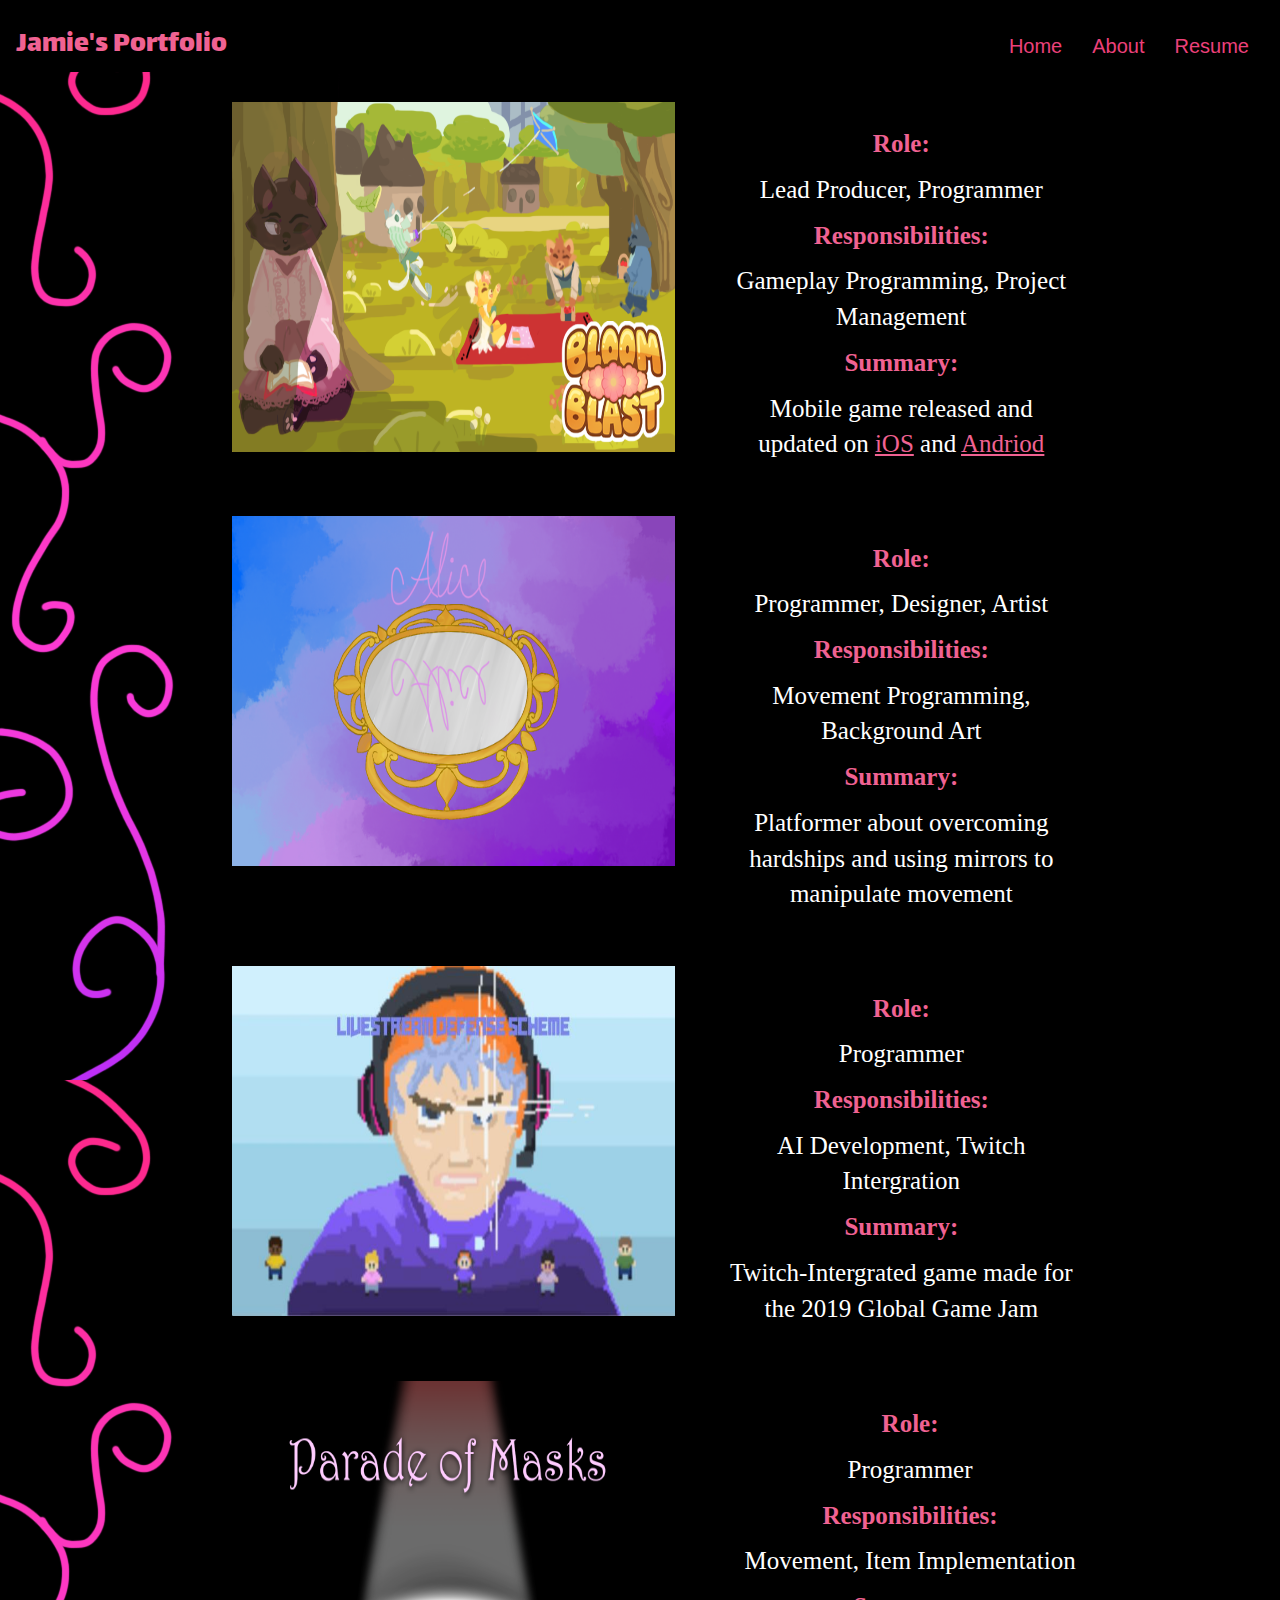
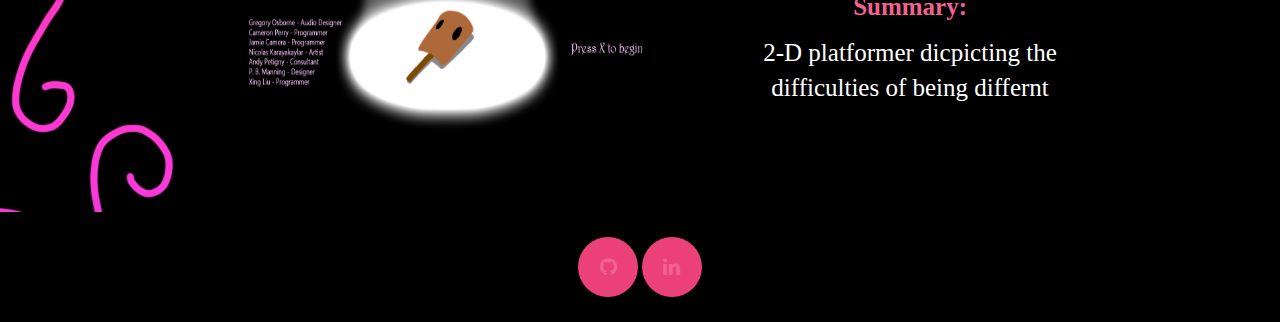
<file: index.html>
<!DOCTYPE html>
<html>
<head>
	<title>Jamie Camera's Portfolio</title>
	<meta charset="utf-8">
	<link rel="stylesheet" href = "stylesheet.css">
	<script src="https://ajax.googleapis.com/ajax/libs/jquery/3.3.1/jquery.min.js"></script>
	<link rel="stylesheet" href="https://maxcdn.bootstrapcdn.com/bootstrap/3.3.7/css/bootstrap.min.css">
	<script src="https://maxcdn.bootstrapcdn.com/bootstrap/3.3.7/js/bootstrap.min.js"></script>
	<link rel="stylesheet" href="https://cdnjs.cloudflare.com/ajax/libs/font-awesome/4.7.0/css/font-awesome.min.css">
	<link href='https://fonts.googleapis.com/css?family=Lalezar' rel='stylesheet'>
</head>
<body>
	<!-- Navbar -->
	<nav class="navbar">
		<div class="container-fluid">
			<div class="navbar-header">
				<button type="button" class="navbar-toggle" data-toggle="collapse" data-target="#myNavbar">
					<span class="icon-bar"></span>
					<span class="icon-bar"></span>
					<span class="icon-bar"></span>                        
				</button>
				<a class="navbar-brand fatface" href="#">Jamie's Portfolio</a>
			</div>
			<div class="collapse navbar-collapse" id="myNavbar">
				<ul class="nav navbar-nav navbar-right">
					<li class="active"><a href="index.html">Home</a></li>
					<li><a href="about.html">About</a></li>
					<li><a href="resume.html">Resume</a></li>
				</ul>
			</div>
		</div>
	</nav>   
	<!-- Game Grid-->
	<!-- For a header 
	<div class = "row">
      <div class="container-fluid bg-3"></div>
      <div class="col-sm-12"></div>
      <img src="Images/Headermaybe.png" class="center headerImage" alt="Image">
	 </div>
	-->
	<div class="container-fluid bg-3 text-center" style="width:70%">    
		<div class="row">
			<div class="col-lg-7">
				<div class = "contained">
					<a href = "Pages/BloomBlast.html">
						<img src = "Images/BloomBlastBanner.png" class="center image"  alt="Image">
						<div class="overlay">
							<div class="text">Role: Lead Producer, Programmer</div>
						</div>
					</a>
				</div>
			</div>
			<div class = "col-lg-5">
				<div class = "sidetext textmargin">
					<p><span class= "pinkColorBold">Role:</span></p> <p>Lead Producer, Programmer</p>
					<p><span class= "pinkColorBold">Responsibilities: </span></p>
					<p>Gameplay Programming, Project Management</p>
					<p><span class= "pinkColorBold">Summary:</span></p>  <p> Mobile game released and updated on <a href = "http://bit.ly/BloomBlast"><u>iOS</u></a> and  <a href = "http://bit.ly/BloomBlastAndroid"> <u>Andriod </u></a></p>
				</div>
			</div>
			<div class="col-lg-7">
				<div class = "contained">
					<a href = "Pages/Elica.html">
						<img src="Images/AliceStart.png" class="center image"  alt="Image" class = "Front Pictures">
						<div class="overlay">
							<div class="text">Title: Programmer, Designer, Artist</div>
						</div>	      
					</div>
				</a>
			</div>
			<div class = "col-lg-5">
				<div class = "sidetext textmargin">
					<p>
						<span class= "pinkColorBold"> Role:</span>
						<p> Programmer, Designer, Artist</p>
						<p><span class= "pinkColorBold">Responsibilities: </span></p>
						<p> Movement Programming, Background Art </p>
						<p><span class= "pinkColorBold">Summary:</span> </p>
						<p> Platformer about overcoming hardships and using mirrors to manipulate movement</p>
					</p>
				</div>
			</div>
			<div class="col-lg-7">
				<div class = "contained">
					<a href = "Pages/LSDS.html">
						<img src = "Images/LSDS.PNG" class="center image"  alt="Image">
						<div class="overlay">
							<div class="text">Role: Programmer</div>
						</div>
					</div>
				</a>
			</div>
			<div class = "col-lg-5">
				<div class = "sidetext textmargin">
					<p><span class= "pinkColorBold">Role:</span></p> <p>Programmer</p>
					<p><span class= "pinkColorBold">Responsibilities: </span></p>
					<p> AI Development, Twitch Intergration</p>
					<p><span class= "pinkColorBold">Summary:</span></p>  <p>Twitch-Intergrated game made for the 2019 Global Game Jam</p>
				</div>
			</div>
			<div class="row">
				<div class="col-lg-7">
					<div class = "contained">
						<a href = "Pages/PoM.html">
							<img src="Images/PoMTitle.png" class="center image"  alt="Image" class = "Front Pictures">
							<div class="overlay">
								<div class="text">Role: Programmer</div>
							</div>
						</a>
					</div>
				</div>
				<div class = "col-lg-5">
					<div class = "sidetext textmargin">
						<p> <span class= "pinkColorBold">Role:</span> </p> 
						<p> Programmer</p>
						<p><span class= "pinkColorBold">Responsibilities: </span></p>
						<p> Movement, Item Implementation</p>
						<p><span class= "pinkColorBold">Summary:</span> </p>
						<p> 2-D platformer dicpicting the difficulties of being differnt</p>
					</div>
				</div>
			</div>
		</div>
	</div>
</div><br>
<div class="container-fluid bg-3 text-center">    
	<div class="row">
	</div>
</div><br><br>
<!-- Footer -->
<footer class="container-fluid text-center">
	<a href="https://github.com/jcameraa" class="fa fa-github"></a>
	<a href="https://www.linkedin.com/in/jamie-camera" class="fa fa-linkedin"></a>
</footer>
</body>
</html>
</file>
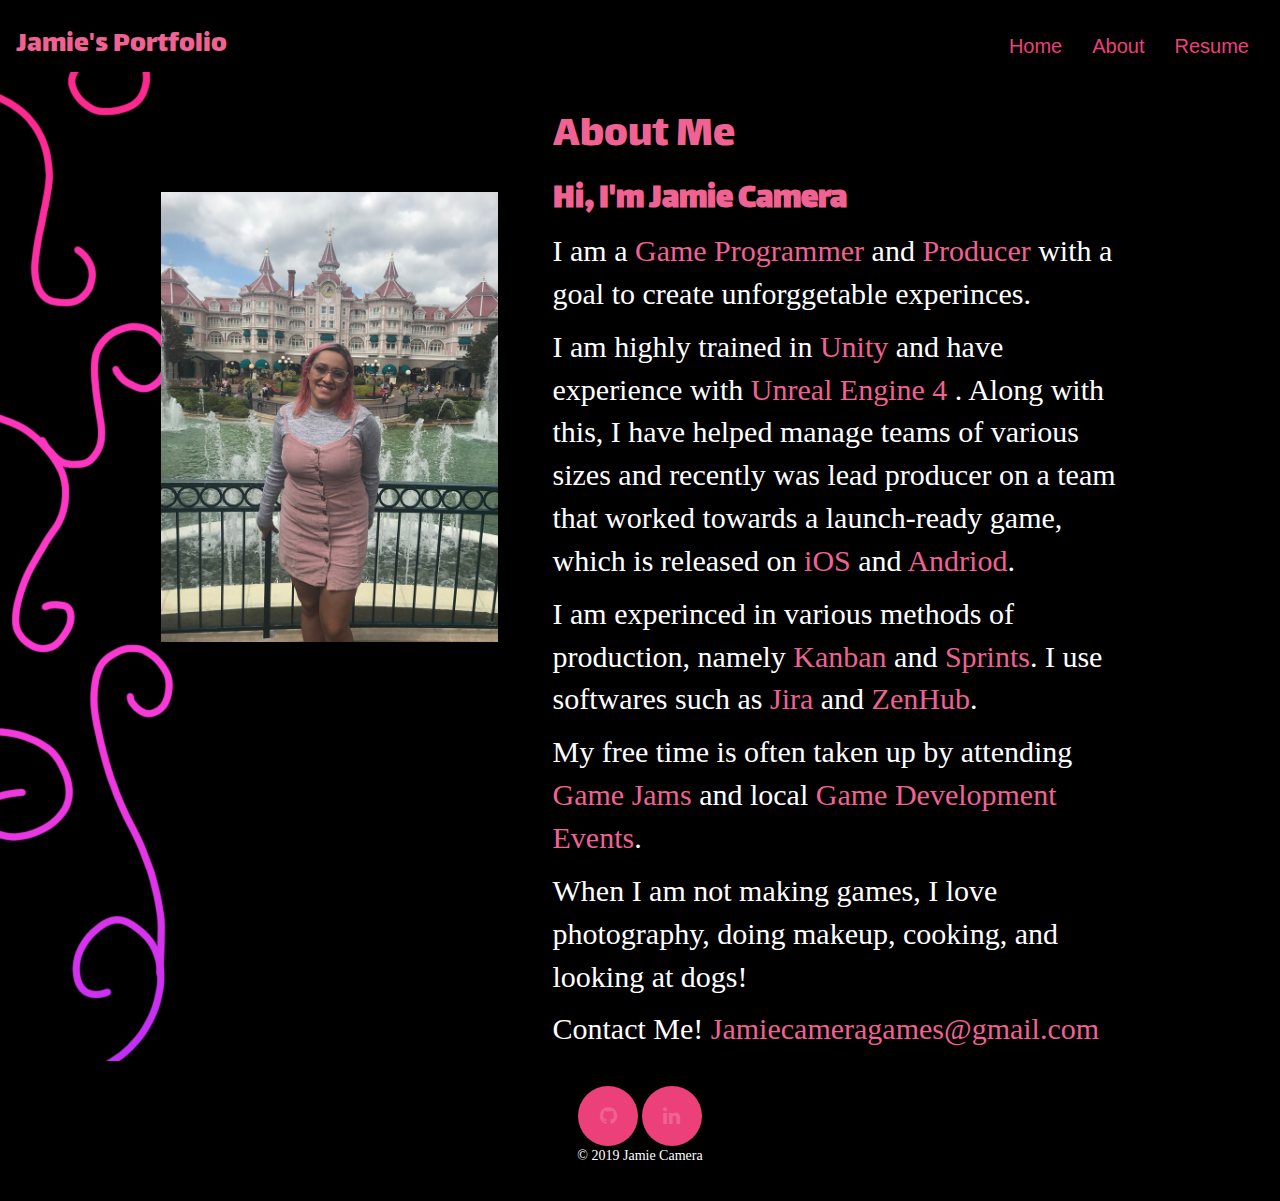
<file: about.html>
<!DOCTYPE html>
<html>
	<head>
		<title>About</title>
		<meta charset="utf-8">
		<link rel="stylesheet" href = "stylesheet.css">
		<script src="https://ajax.googleapis.com/ajax/libs/jquery/3.3.1/jquery.min.js"></script>
		<link rel="stylesheet" href="https://maxcdn.bootstrapcdn.com/bootstrap/3.3.7/css/bootstrap.min.css">
		<script src="https://maxcdn.bootstrapcdn.com/bootstrap/3.3.7/js/bootstrap.min.js"></script>
		<link rel="stylesheet" href="https://cdnjs.cloudflare.com/ajax/libs/font-awesome/4.7.0/css/font-awesome.min.css">
		<link href='https://fonts.googleapis.com/css?family=Abril Fatface' rel='stylesheet'>
			<link href='https://fonts.googleapis.com/css?family=Lalezar' rel='stylesheet'>
			<link href='https://fonts.googleapis.com/css?family=Raleway' rel='stylesheet'>
	</head>
	<body>
		<nav class="navbar">
		  <div class="container-fluid">
		    <div class="navbar-header">
		      <button type="button" class="navbar-toggle" data-toggle="collapse" data-target="#myNavbar">
		        <span class="icon-bar"></span>
		        <span class="icon-bar"></span>
		        <span class="icon-bar"></span>                        
		      </button>
		      <a class="navbar-brand fatface" href="index.html">Jamie's Portfolio</a>
		    </div>
		    <div class="collapse navbar-collapse" id="myNavbar">
		      <ul class="nav navbar-nav navbar-right">
		        <li class="active"><a href="index.html">Home</a></li>
		        <li><a href="about.html">About</a></li>
		        <li><a href="resume.html">Resume</a></li>
		      </ul>
		    </div>
		  </div>
		</nav>
		<div class = "container-fluid">
			<div class = "Padding">
				<div class = "row">
					<div class = "col-sm-5">
						<img src = "Images/Jamie-At-Disney.jpg" style = "width: 70%" class= "center">
					</div>
					<div class = "col-sm-6">
						<h1 style = "font-size: 45px" class = "fatface"> About Me</h1>
						<h3 style = "font-size: 35px; font-family: "Raleway"; class="fatface"> <b>Hi, I'm Jamie Camera</b></h3>
						<div class = "bodyText">
						<p>
							I am a <span class= "pinkColor"> Game Programmer </span>and <span class= "pinkColor"> Producer</span> with a goal to create unforggetable experinces. 

						</p>
						<p>
							I am highly trained in <span class= "pinkColor"> Unity </span> and have experience with <span class= "pinkColor"> Unreal Engine 4 </span>. Along with this, I have helped manage teams of various sizes and recently was lead producer on a team that worked towards a launch-ready game, which is released on <span class= "pinkColor"> iOS </span> and <span class = "pinkColor">Andriod</span>. 

						</p>
						<p>
							I am experinced in various methods of production, namely <span class= "pinkColor"> Kanban </span> and <span class= "pinkColor"> Sprints</span>. I use softwares such as <span class= "pinkColor">Jira</span> and <span class= "pinkColor">ZenHub</span>.

						</p>
						<p>
							My free time is often taken up by attending <span class= "pinkColor">Game Jams </span> and local <span class= "pinkColor">Game Development Events</span>.
							<p> When I am not making games, I love photography, doing makeup, cooking, and looking at dogs!
								<p>Contact Me! <a href = "mailto:jamiecameragames@gmail.com">Jamiecameragames@gmail.com</a>
									</p>
								</p>
						</p>
					</div>
					</div>
				</div> 
           </div>
		</div>
		<footer class="container-fluid text-center">

		  <a href="https://github.com/jcameraa" class="fa fa-github"></a>
		  <a href="https://www.linkedin.com/in/jamie-camera" class="fa fa-linkedin"></a>

		  <p class ="copywrite">© 2019 Jamie Camera</p>
		</footer>
	</body>
</html>
</file>
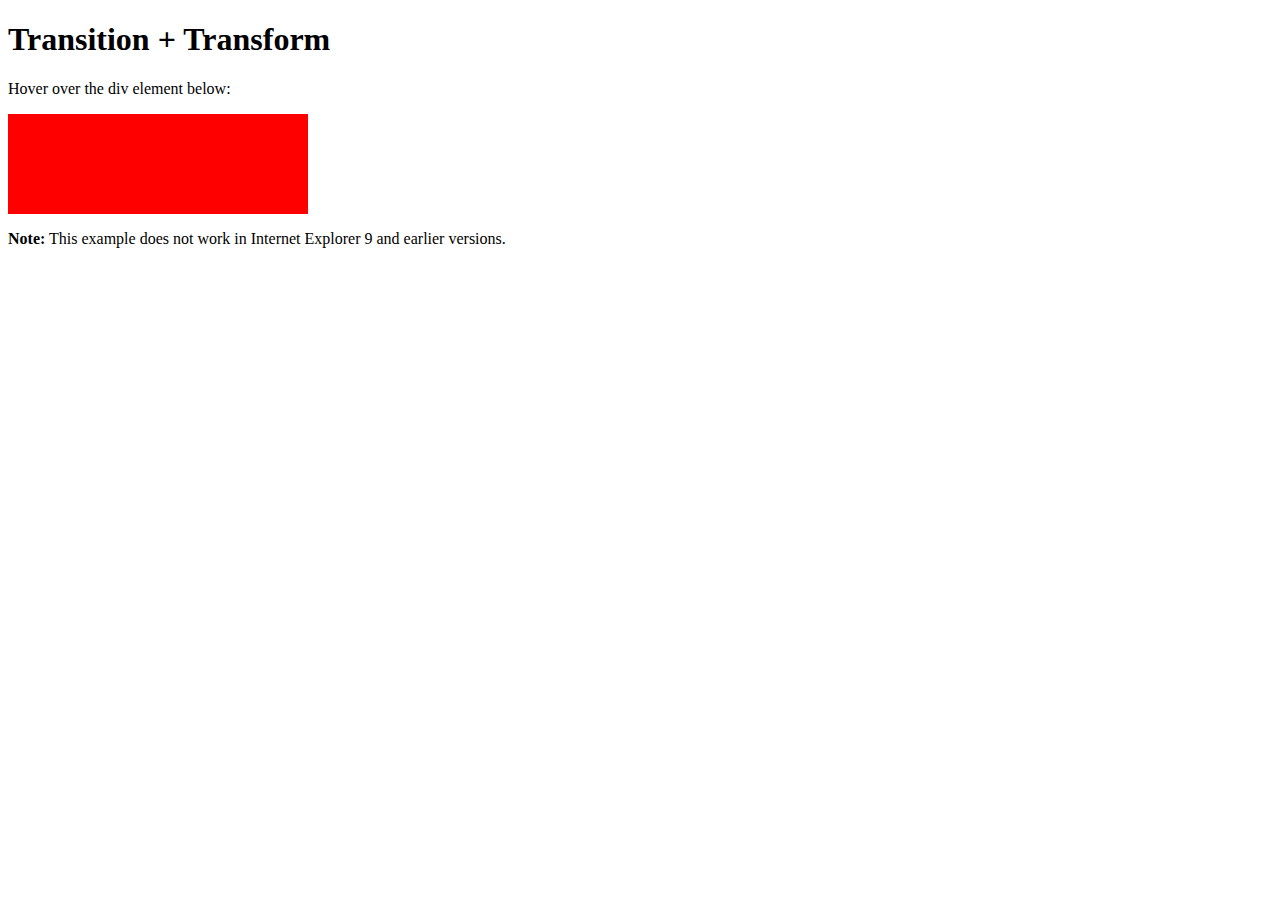
<file: Code form w3.html>
<!DOCTYPE html>
<html>
<head>
<style> 
div {
  width: 300px;
  height: 100px;
  background: red;
   -webkit-transition: width 1s; /* For Safari 3.1 to 6.0 */
  transition: height 10s,;
}

div:hover {
  width: 100px;
  height: 100px;
  opacity: 0.75;
 /* -webkit-transform: rotate(180deg); /* Safari 
  //  transform: rotate(90deg);
  */
}
</style>
</head>
<body>

<h1>Transition + Transform</h1>

<p>Hover over the div element below:</p>

<div></div>

<p><b>Note:</b> This example does not work in Internet Explorer 9 and earlier versions.</p>

</body>
</html>
</file>
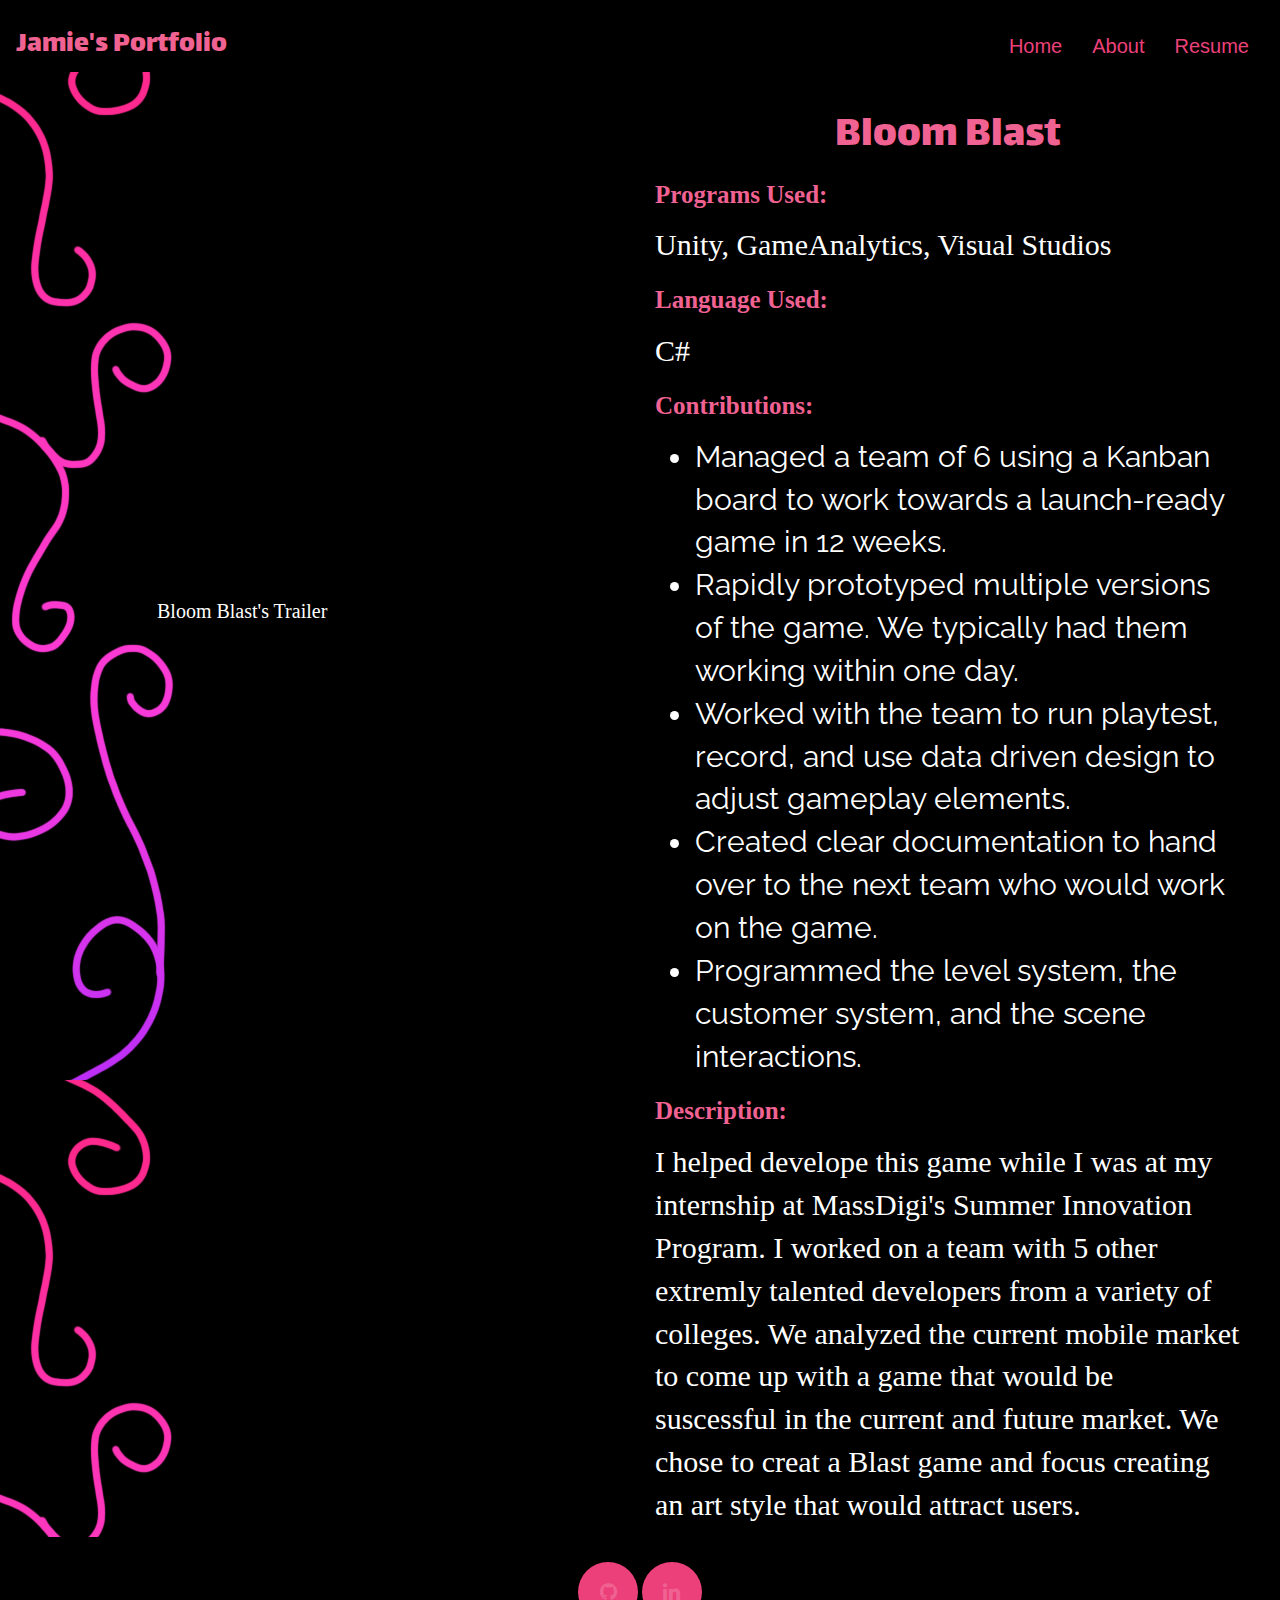
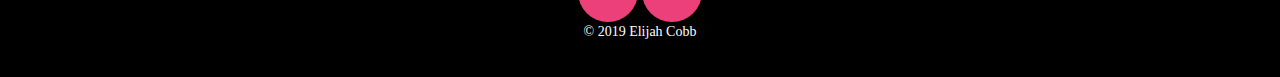
<file: Pages/BloomBlast.html>
<!DOCTYPE html>
<html>
<head>
	<title>Bloom Blast</title>
	<meta charset="utf-8">
	<link rel="stylesheet" href = "../stylesheet.css">
	<script src="https://ajax.googleapis.com/ajax/libs/jquery/3.3.1/jquery.min.js"></script>
	<link rel="stylesheet" href="https://maxcdn.bootstrapcdn.com/bootstrap/3.3.7/css/bootstrap.min.css">
	<script src="https://maxcdn.bootstrapcdn.com/bootstrap/3.3.7/js/bootstrap.min.js"></script>
	<link rel="stylesheet" href="https://cdnjs.cloudflare.com/ajax/libs/font-awesome/4.7.0/css/font-awesome.min.css">
	<link href='https://fonts.googleapis.com/css?family=Abril Fatface' rel='stylesheet'>
	<link href='https://fonts.googleapis.com/css?family=Lalezar' rel='stylesheet'>
	<link href='https://fonts.googleapis.com/css?family=Raleway' rel='stylesheet'>
</head>
<body>
	<nav class="navbar">
		<div class="container-fluid">
			<div class="navbar-header">
				<button type="button" class="navbar-toggle" data-toggle="collapse" data-target="#myNavbar">
					<span class="icon-bar"></span>
					<span class="icon-bar"></span>
					<span class="icon-bar"></span>                        
				</button>
				<a class="navbar-brand fatface" href="../index.html">Jamie's Portfolio</a>
			</div>
			<div class="collapse navbar-collapse" id="myNavbar">
				<ul class="nav navbar-nav navbar-right">
					<li class="active"><a href="../index.html">Home</a></li>
					<li><a href="../about.html">About</a></li>
					<li><a href="../resume.html">Resume</a></li>
				</ul>
			</div>
		</div>
	</nav>
	<div class = "container-fluid">
		<div class = "Padding">
			<div class = "row">
				<div class = "col-sm-6">
					<div class = "sideCenter">
					<iframe width= 100% height="400" src="https://www.youtube.com/embed/9uDTBz-RrBo" frameborder="0" allow="accelerometer; autoplay; encrypted-media; gyroscope; picture-in-picture" allowfullscreen></iframe>
					<div class = "captionText">
						<p>
							Bloom Blast's Trailer
						</p>
					</div>
				</div>
			</div>
				<div class = "col-sm-6">
					<h1 style = "font-size: 45px" class = "fatface red text-center"> Bloom Blast</h1>
					<div class = "bodyText">
						<p>
							<span class="pinkColorBold"> Programs Used:</span>
						</p>
						<p>
							Unity, GameAnalytics, Visual Studios
						</p>
						<p>
							<span class="pinkColorBold"> Language Used:</span>
						</p>
						<p> C#</p>
						<p>
							<span class="pinkColorBold"> Contributions:</span>
						</p>
						<ul>
							<li>Managed a team of 6 using a Kanban board to work towards a launch-ready game in 12 weeks.</li>
							<li>Rapidly prototyped multiple versions of the game. We typically had them working within one day.</li>
							<li>Worked with the team to run playtest, record, and use data driven design to adjust gameplay elements.</li>
							<li>Created clear documentation to hand over to the next team who would work on the game.</li>
							<li>Programmed the level system, the customer system, and the scene interactions.</li>
						</ul>  
						<p>
							<span class="pinkColorBold"> Description:</span>
						</p>
						<p>
							I helped develope this game while I was at my internship at MassDigi's Summer Innovation Program. I worked on a team with 5 other extremly talented developers from a variety of colleges. We analyzed the current mobile market to come up with a game that would be suscessful in the current and future market. We chose to creat a Blast game and focus creating an art style that would attract users. 
						</p>
					</div>
				</div>
			</div> 
		</div>
	</div>
	<footer class="container-fluid text-center">

		<a href="https://github.com/jcameraa" class="fa fa-github"></a>
		<a href="https://www.linkedin.com/in/jamie-camera" class="fa fa-linkedin"></a>

		<p class ="copywrite">© 2019 Elijah Cobb</p>
	</footer>
</body>
</html>
</file>
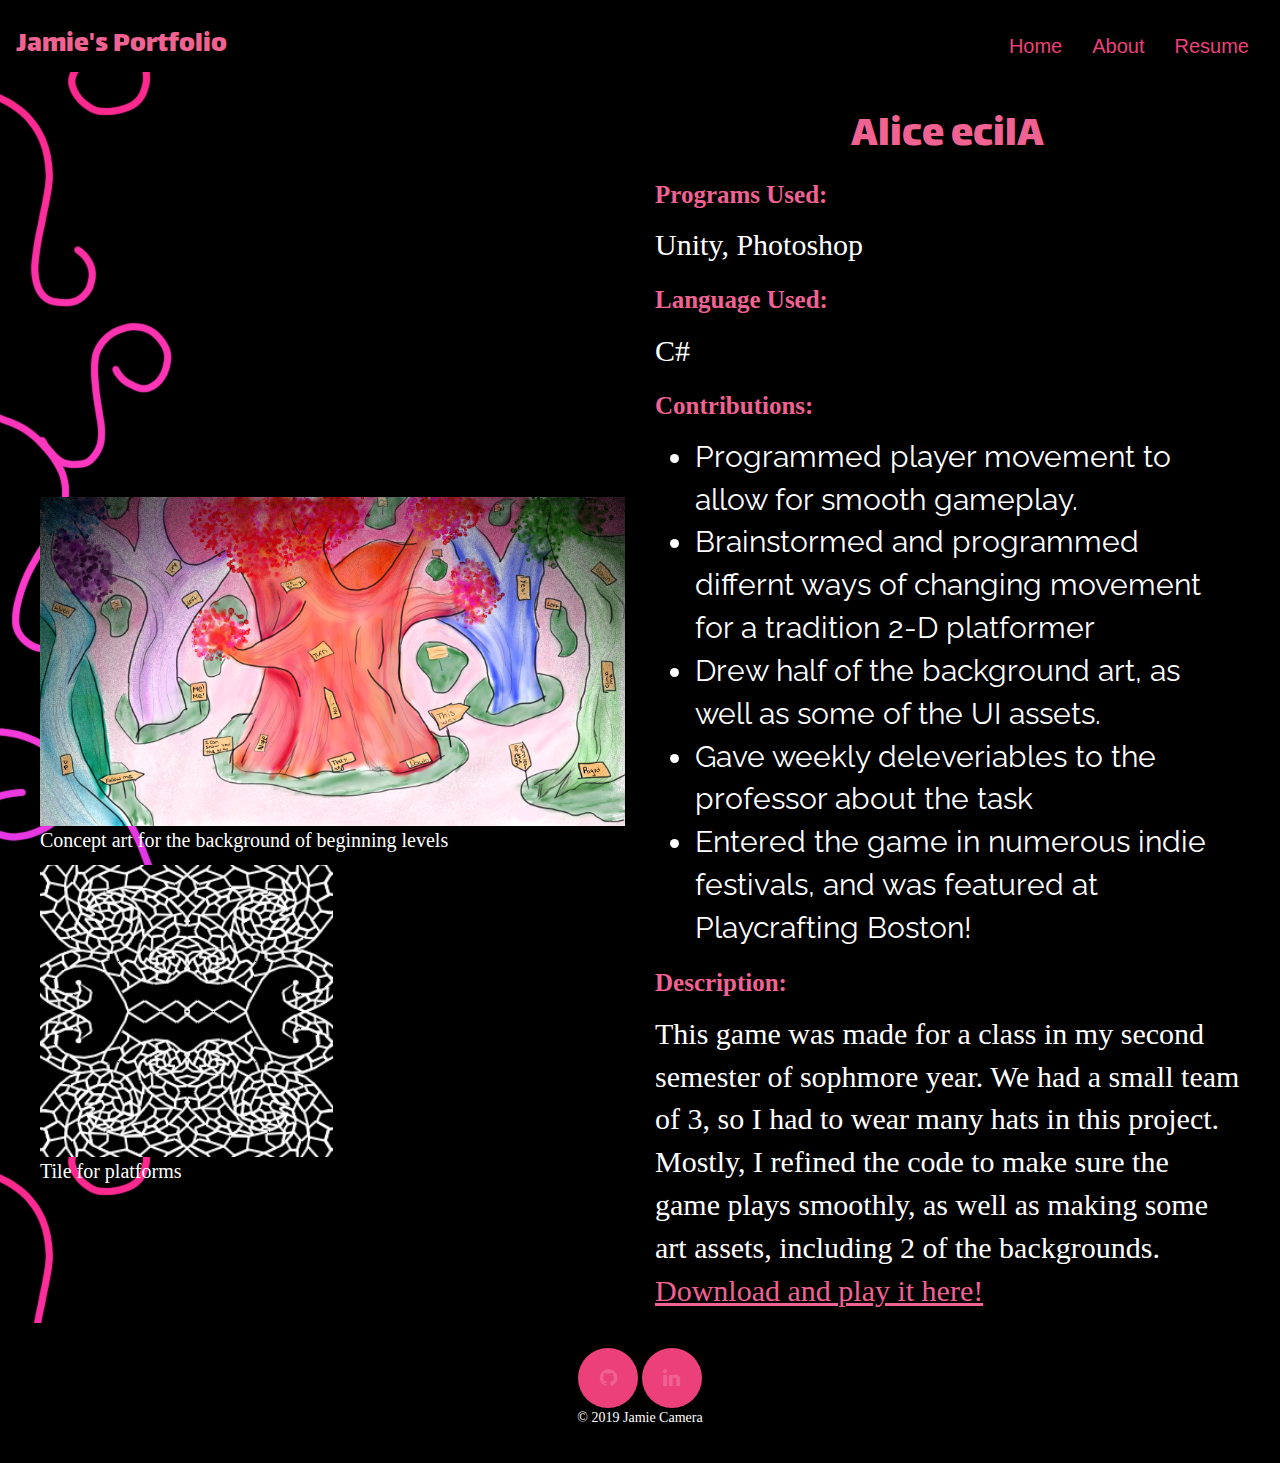
<file: Pages/Elica.html>
<!DOCTYPE html>
<html>
<head>
	<title>Alice elicA</title>
	<meta charset="utf-8">
	<link rel="stylesheet" href = "../stylesheet.css">
	<script src="https://ajax.googleapis.com/ajax/libs/jquery/3.3.1/jquery.min.js"></script>
	<link rel="stylesheet" href="https://maxcdn.bootstrapcdn.com/bootstrap/3.3.7/css/bootstrap.min.css">
	<script src="https://maxcdn.bootstrapcdn.com/bootstrap/3.3.7/js/bootstrap.min.js"></script>
	<link rel="stylesheet" href="https://cdnjs.cloudflare.com/ajax/libs/font-awesome/4.7.0/css/font-awesome.min.css">
	<link href='https://fonts.googleapis.com/css?family=Abril Fatface' rel='stylesheet'>
	<link href='https://fonts.googleapis.com/css?family=Lalezar' rel='stylesheet'>
	<link href='https://fonts.googleapis.com/css?family=Raleway' rel='stylesheet'>
</head>
<body>
	<nav class="navbar">
		<div class="container-fluid">
			<div class="navbar-header">
				<button type="button" class="navbar-toggle" data-toggle="collapse" data-target="#myNavbar">
					<span class="icon-bar"></span>
					<span class="icon-bar"></span>
					<span class="icon-bar"></span>                        
				</button>
				<a class="navbar-brand fatface" href="../index.html">Jamie's Portfolio</a>
			</div>
			<div class="collapse navbar-collapse" id="myNavbar">
				<ul class="nav navbar-nav navbar-right">
					<li class="active"><a href="../index.html">Home</a></li>
					<li><a href="../about.html">About</a></li>
					<li><a href="../resume.html">Resume</a></li>
				</ul>
			</div>
		</div>
	</nav>
	<div class = "container-fluid">
		<div class = "Padding">
			<div class = "row">
				<div class = "col-sm-6">
					<iframe width="600" height="400" src="https://www.youtube.com/embed/1UCW5J2kB00" frameborder="0" allow="accelerometer; autoplay; encrypted-media; gyroscope; picture-in-picture" allowfullscreen></iframe>
						<img src = "../Images/background.png" style = "width: 100%">
						<div class = "captionText">
							<p>
								Concept art for the background of beginning levels
							</p>
						</div>
						<img src = "../Images/tile.png" style = "width: 50%">
						<div class = "captionText">
							<p>
								Tile for platforms 
							</p>
						</div>
					</div>
					<div class = "col-sm-6">
						<h1 style = "font-size: 45px" class = "fatface red text-center"> Alice ecilA</h1>
						<div class = "bodyText">
							<p>
								<span class="pinkColorBold"> Programs Used:</span>
							</p>
							<p>
								Unity, Photoshop
							</p>
							<p>
								<span class="pinkColorBold"> Language Used:</span>
							</p>
							<p> C#</p>
							<p>
								<span class="pinkColorBold"> Contributions:</span>
							</p>
							<ul>
								<li>Programmed player movement to allow for smooth gameplay. </li>
								<li>Brainstormed and programmed differnt ways of changing movement for a tradition 2-D platformer</li>
								<li>Drew half of the background art, as well as some of the UI assets. </li>
								<li>Gave weekly deleveriables to the professor about the task</li>
								<li>Entered the game in numerous indie festivals, and was featured at Playcrafting Boston!</li>
							</ul>  
							<p>
								<span class="pinkColorBold"> Description:</span>
							</p>
							<p>
								This game was made for a class in my second semester of sophmore year. We had a small team of 3, so I had to wear many hats in this project. Mostly, I refined the code to make sure the game plays smoothly, as well as making some art assets, including 2 of the backgrounds.   <a href = "https://cmrnprry.itch.io/alice-eclia"><u>Download and play it here! </u></a>
							</p>
						</div>
					</div>
				</div> 
			</div>
		</div>
		<footer class="container-fluid text-center">

			<a href="https://github.com/jcameraa" class="fa fa-github"></a>
			<a href="https://www.linkedin.com/in/jamie-camera" class="fa fa-linkedin"></a>

			<p class ="copywrite">© 2019 Jamie Camera</p>
		</footer>
	</body>
	</html>
</file>
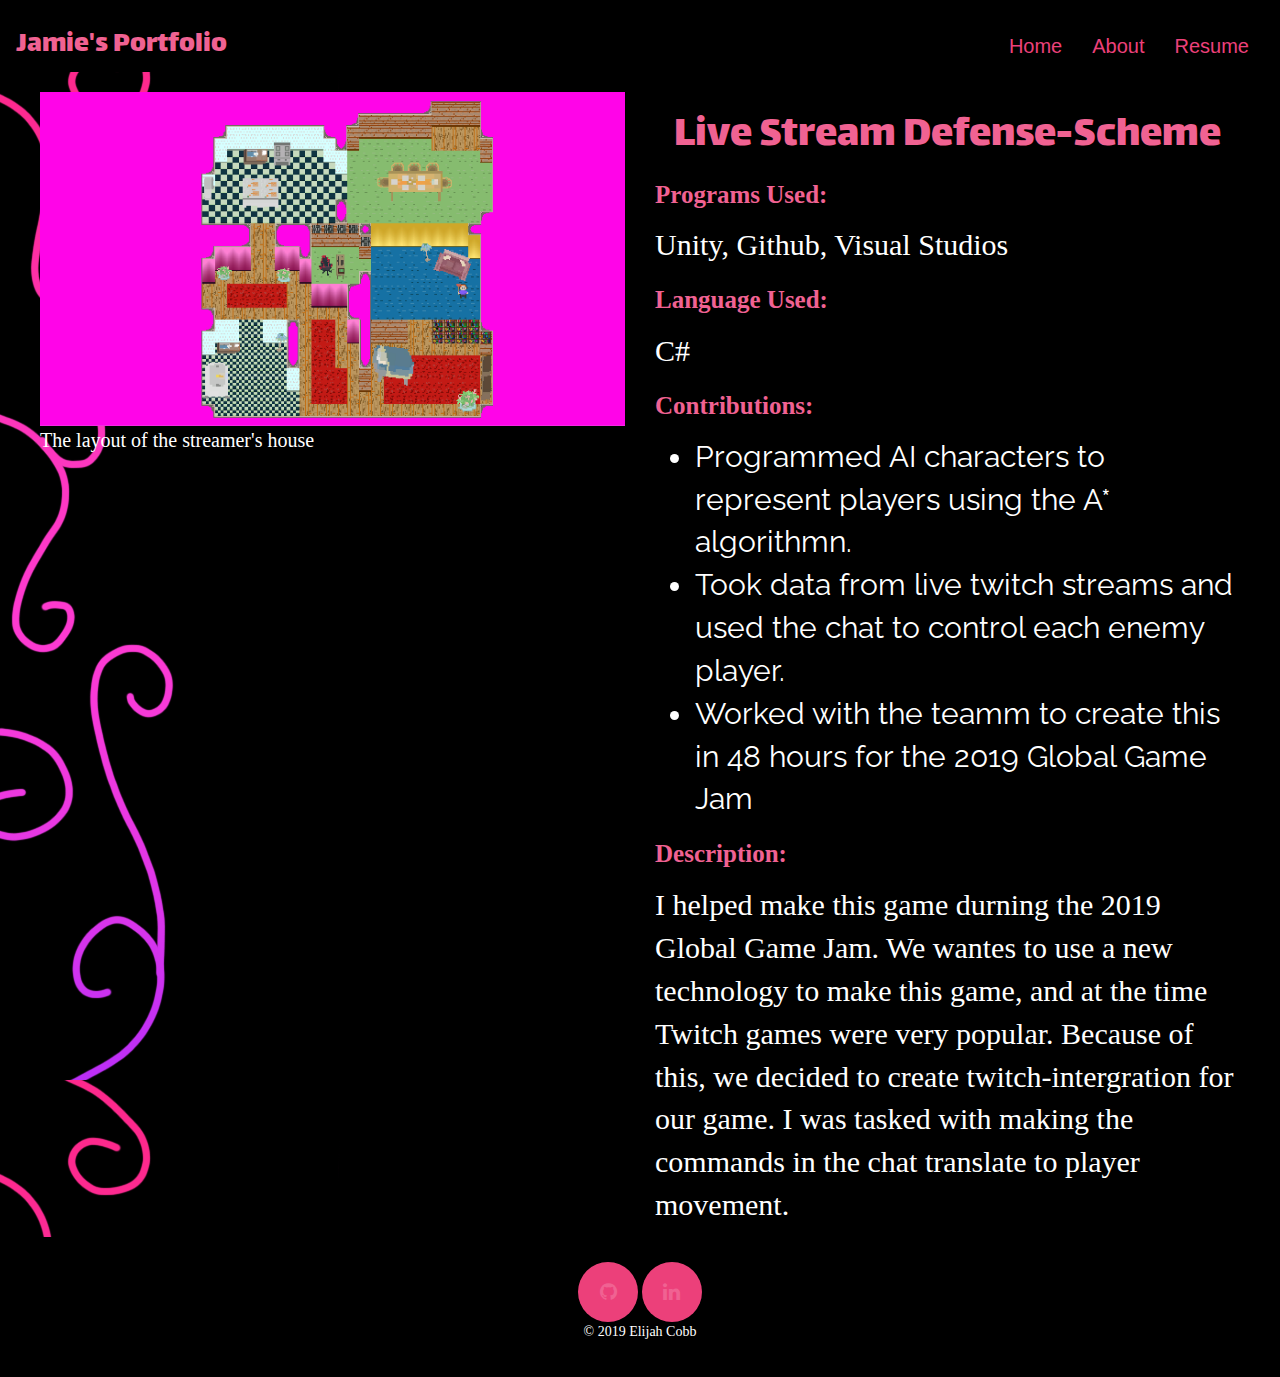
<file: Pages/LSDS.html>
<!DOCTYPE html>
<html>
	<head>
		<title>LiveStream Defense Scheme</title>
		<meta charset="utf-8">
		<link rel="stylesheet" href = "../stylesheet.css">
		<script src="https://ajax.googleapis.com/ajax/libs/jquery/3.3.1/jquery.min.js"></script>
		<link rel="stylesheet" href="https://maxcdn.bootstrapcdn.com/bootstrap/3.3.7/css/bootstrap.min.css">
		<script src="https://maxcdn.bootstrapcdn.com/bootstrap/3.3.7/js/bootstrap.min.js"></script>
		<link rel="stylesheet" href="https://cdnjs.cloudflare.com/ajax/libs/font-awesome/4.7.0/css/font-awesome.min.css">
		<link href='https://fonts.googleapis.com/css?family=Abril Fatface' rel='stylesheet'>
			<link href='https://fonts.googleapis.com/css?family=Lalezar' rel='stylesheet'>
			<link href='https://fonts.googleapis.com/css?family=Raleway' rel='stylesheet'>
	</head>
	<body>
		<nav class="navbar">
		  <div class="container-fluid">
		    <div class="navbar-header">
		      <button type="button" class="navbar-toggle" data-toggle="collapse" data-target="#myNavbar">
		        <span class="icon-bar"></span>
		        <span class="icon-bar"></span>
		        <span class="icon-bar"></span>                        
		      </button>
		      <a class="navbar-brand fatface" href="../index.html">Jamie's Portfolio</a>
		    </div>
		    <div class="collapse navbar-collapse" id="myNavbar">
		      <ul class="nav navbar-nav navbar-right">
		        <li class="active"><a href="../index.html">Home</a></li>
		        <li><a href="../about.html">About</a></li>
		        <li><a href="../resume.html">Resume</a></li>
		      </ul>
		    </div>
		  </div>
		</nav>
		<div class = "container-fluid">
			<div class = "Padding">
				<div class = "row">
					<div class = "col-sm-6">
						<img src = "../Images/LSDS2.PNG" style = "width: 100%"> 
						<div class = "captionText">
						<p>
							The layout of the streamer's house
						</p>
					</div>
					</div>
									<div class = "col-sm-6">
					<h1 style = "font-size: 45px" class = "fatface red text-center"> Live Stream Defense-Scheme</h1>
					<div class = "bodyText">
						<p>
							<span class="pinkColorBold"> Programs Used:</span>
						</p>
						<p>
							Unity, Github, Visual Studios
						</p>
						<p>
							<span class="pinkColorBold"> Language Used:</span>
						</p>
						<p> C#</p>
						<p>
							<span class="pinkColorBold"> Contributions:</span>
						</p>
						<ul>
							<li>Programmed AI characters to represent players using the A* algorithmn.</li>
							<li>Took data from live twitch streams and used the chat to control each enemy player.</li>
							<li>Worked with the teamm to create this in 48 hours for the 2019 Global Game Jam</li>
						</ul>  
						<p>
							<span class="pinkColorBold"> Description:</span>
						</p>
						<p>
							I helped make this game durning the 2019 Global Game Jam. We wantes to use a new technology to make this game, and at the time Twitch games were very popular. Because of this, we decided to create twitch-intergration for our game. I was tasked with making the commands in the chat translate to player movement. 
						</p>
					</div>
				</div>
				</div> 
           </div>
		</div>
		<footer class="container-fluid text-center">

		  <a href="https://github.com/jcameraa" class="fa fa-github"></a>
		  <a href="https://www.linkedin.com/in/jamie-camera" class="fa fa-linkedin"></a>

		  <p class ="copywrite">© 2019 Elijah Cobb</p>
		</footer>
	</body>
</html>
</file>
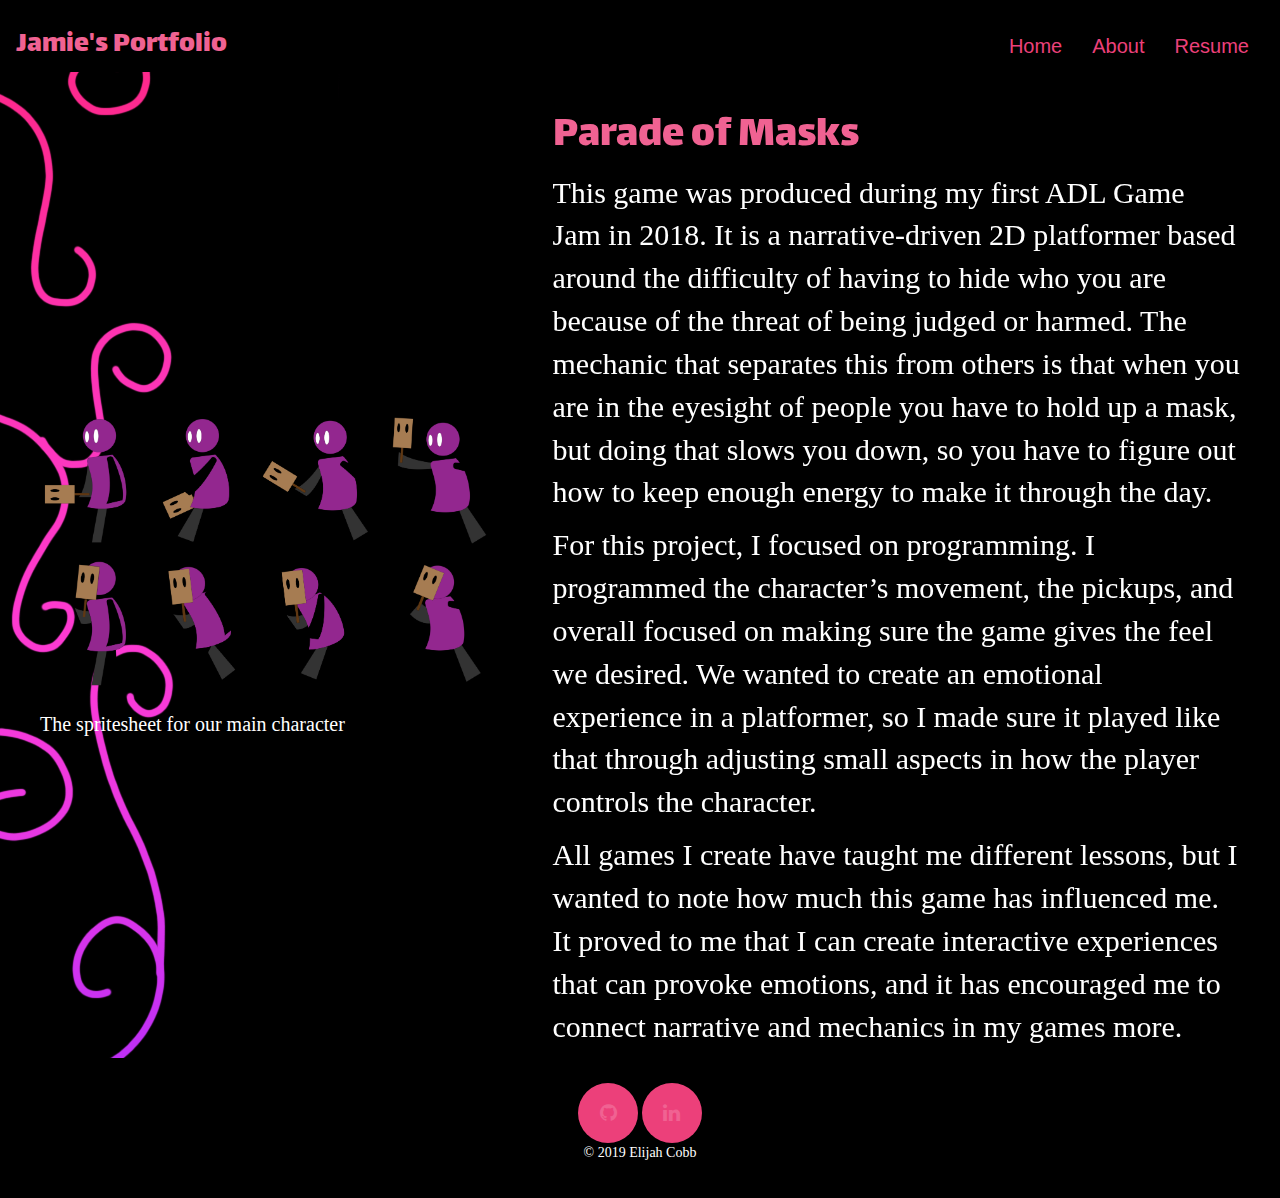
<file: Pages/PoM.html>
<!DOCTYPE html>
<html>
	<head>
		<title>Parade of Masks</title>
		<meta charset="utf-8">
		<link rel="stylesheet" href = "../stylesheet.css">
		<script src="https://ajax.googleapis.com/ajax/libs/jquery/3.3.1/jquery.min.js"></script>
		<link rel="stylesheet" href="https://maxcdn.bootstrapcdn.com/bootstrap/3.3.7/css/bootstrap.min.css">
		<script src="https://maxcdn.bootstrapcdn.com/bootstrap/3.3.7/js/bootstrap.min.js"></script>
		<link rel="stylesheet" href="https://cdnjs.cloudflare.com/ajax/libs/font-awesome/4.7.0/css/font-awesome.min.css">
		<link href='https://fonts.googleapis.com/css?family=Abril Fatface' rel='stylesheet'>
			<link href='https://fonts.googleapis.com/css?family=Lalezar' rel='stylesheet'>
			<link href='https://fonts.googleapis.com/css?family=Raleway' rel='stylesheet'>
	</head>
	<body>
		<nav class="navbar">
		  <div class="container-fluid">
		    <div class="navbar-header">
		      <button type="button" class="navbar-toggle" data-toggle="collapse" data-target="#myNavbar">
		        <span class="icon-bar"></span>
		        <span class="icon-bar"></span>
		        <span class="icon-bar"></span>                        
		      </button>
		      <a class="navbar-brand fatface" href="../index.html">Jamie's Portfolio</a>
		    </div>
		    <div class="collapse navbar-collapse" id="myNavbar">
		      <ul class="nav navbar-nav navbar-right">
		        <li class="active"><a href="../index.html">Home</a></li>
		        <li><a href="../about.html">About</a></li>
		        <li><a href="../resume.html">Resume</a></li>
		      </ul>
		    </div>
		  </div>
		</nav>
		<div class = "container-fluid">
			<div class = "Padding">
				<div class = "row">
					<div class = "col-sm-5">

						<iframe width="560" height="315" src="https://www.youtube.com/embed/8pVhbTHzZiw" frameborder="0" allow="accelerometer; autoplay; encrypted-media; gyroscope; picture-in-picture" allowfullscreen></iframe>
						<img src = "../Images/masky_spritesheet.png" style = "width: 100%">
						
						<div class = "captionText">
							<p>
								The spritesheet for our main character
							</p>
						</div>
					</div>
					<div class = "col-sm-7">
						<h1 style = "font-size: 45px" class = "fatface red"> Parade of Masks</h1>
						<div class = "bodyText">
							<p>
								This game was produced during my first ADL Game Jam in 2018. It is a narrative-driven 2D platformer based around the difficulty of having to hide who you are because of the threat of being judged or harmed. The mechanic that separates this from others is that when you are in the eyesight of people you have to hold up a mask, but doing that slows you down, so you have to figure out how to keep enough energy to make it through the day. 

							</p>
							<p>
								For this project, I focused on programming. I programmed the character’s movement, the pickups, and overall focused on making sure the game gives the feel we desired. We wanted to create an emotional experience in a platformer, so I made sure it played like that through adjusting small aspects in how the player controls the character.
							</p>
							<p>
								All games I create have taught me different lessons, but I wanted to note how much this game has influenced me. It proved to me that I can create interactive experiences that can provoke emotions, and it has encouraged me to connect narrative and mechanics in my games more. 

							</p>
						</div>
					</div>
				</div> 
           </div>
		</div>
		<footer class="container-fluid text-center">

		  <a href="https://github.com/jcameraa" class="fa fa-github"></a>
		  <a href="https://www.linkedin.com/in/jamie-camera" class="fa fa-linkedin"></a>

		  <p class ="copywrite">© 2019 Elijah Cobb</p>
		</footer>
	</body>
</html>
</file>
<file: stylesheet.css>
.navbar {
      margin-bottom: 0;
      padding-top:20px;
      border-radius: 0;
      color:#212121 !important;
      background-color:#000000;
    }
.navbar-brand{
	color: #ec407a;
	font-size:30px !important;
}

.jumbotron{
  padding-top: 30px;
    padding-bottom: 30px;
    margin-bottom: 30px;
    color: inherit;
    background-color: #eee;
    height: 300px;
    overflow: hidden;
    position: relative;
    z-index: -100;
}

 #video-background { 
    position: absolute;
    top: 0;
    left: 0;
    width: 100%;
    height: auto;
}

.reala {
    position: relative;
    color: #ec407a;
    padding-top:40px;
    bottom:0px;
}

.navbar-nav a{
	color:#ec407a !important;
	font-size:20px !important;
}
.red{
  color:#e0887d;
}
.fatface {
	font-family: "Lalezar";
  color: #f06292;
} 

.bodyText{
  font-size:30px;
  font-family: "Raleway";
  color:white;
}

.captionText{
  font-size:20px;
  font-family: "Raleway";
  color: white;
}

.contained {
  position: relative;
  width: 100%;
}

.overlay {
  position: absolute;
  top: 0;
  bottom: 0;
  left: 0;
  right: 0;
  height: 100%;
  width: 100%;
  opacity: 0;
  transition: .6s ease;
  background-color: #ec407a;
}

.image{
  display: block;
  width: 90% !important;
  height: 350px !important;
  margin: 10px !important;
  margin-left: auto !important;
  margin-right: auto !important;
  vertical-align: middle !important;
}

.headerImage{
  width: 100%;
  height: 100% !important;
  margin: 50px ;

}

.image:hover{
  transform: scale(1.1, 1.1) !important;
  opacity: .8;
}

.contained:hover .overlay {
  opacity: 1;
  transform: scale(1.1, 1.1);
}

.text {
  color: white;
  font-size: 50px;
  font-family: "Lalezar";
  position: absolute;
  top: 50%;
  left: 50%;
  -webkit-transform: translate(-50%, -50%);
  -ms-transform: translate(-50%, -50%);
  transform: translate(-50%, -50%);
  text-align: center;
}

.titleText{
    top: 50%;
    left: 50%;
}

.sidetext{
  color: white;
  font-size: 25px;
 }

.textmargin{
 padding: 10% 0;
}

.center {
  display: block;
  margin-left: 25%;
  margin-right: auto;
  margin-top: 100px;
  width: 50%;
}

.sideCenter{
display: block;
 margin-left: 20%;
margin-top: 100px;
}

.copywrite{
  color:white !important;
}

/* Twitter */
.fa-github {
  background: #ec407a;
  color: white;
}

.fa-linkedin {
  background: #ec407a;
  color: white;
}

.fa{
  padding: 20px;
  font-size: 20px !important;
  width: 60px;
  text-align: center;
  text-decoration: none;
  border-radius: 50%;
}

.fa:hover {
    opacity: 0.7;
}

.Padding{
 margin-left: 2%;
 margin-right: 2%;
 margin-bottom: 0px;
 padding: %5;
}
.pinkColorBold{
  color:#f06292;
  font-weight: bold;
  font-size: 25px;
}

.video-responsive{
    overflow:hidden;
    padding-bottom:75%;
    position:relative;
    height:0;
  }

  .video-responsive iframe{
    left:0;
    top:0;
    height:100%;
    width:100%;
    position:absolute;
  }
.pinkColor{
  color:#f06292;
}

form{
	display: block;
  margin-left: auto;
  margin-right: auto;
  width: 40%;
}
embed{
display: block;
  margin-left: auto;
  margin-right: auto;
  width: 40%;
}
body {
  background-image: url("Images/website_background.png"); 
}

footer {
      background-color: #000000;
      padding: 25px;
    }
a {
  color:#f06292 !important;
}
p{
  font-family: "Verdana";
 /* font-size: 20px; */
}


/* Red Background #e0887d
</file>
